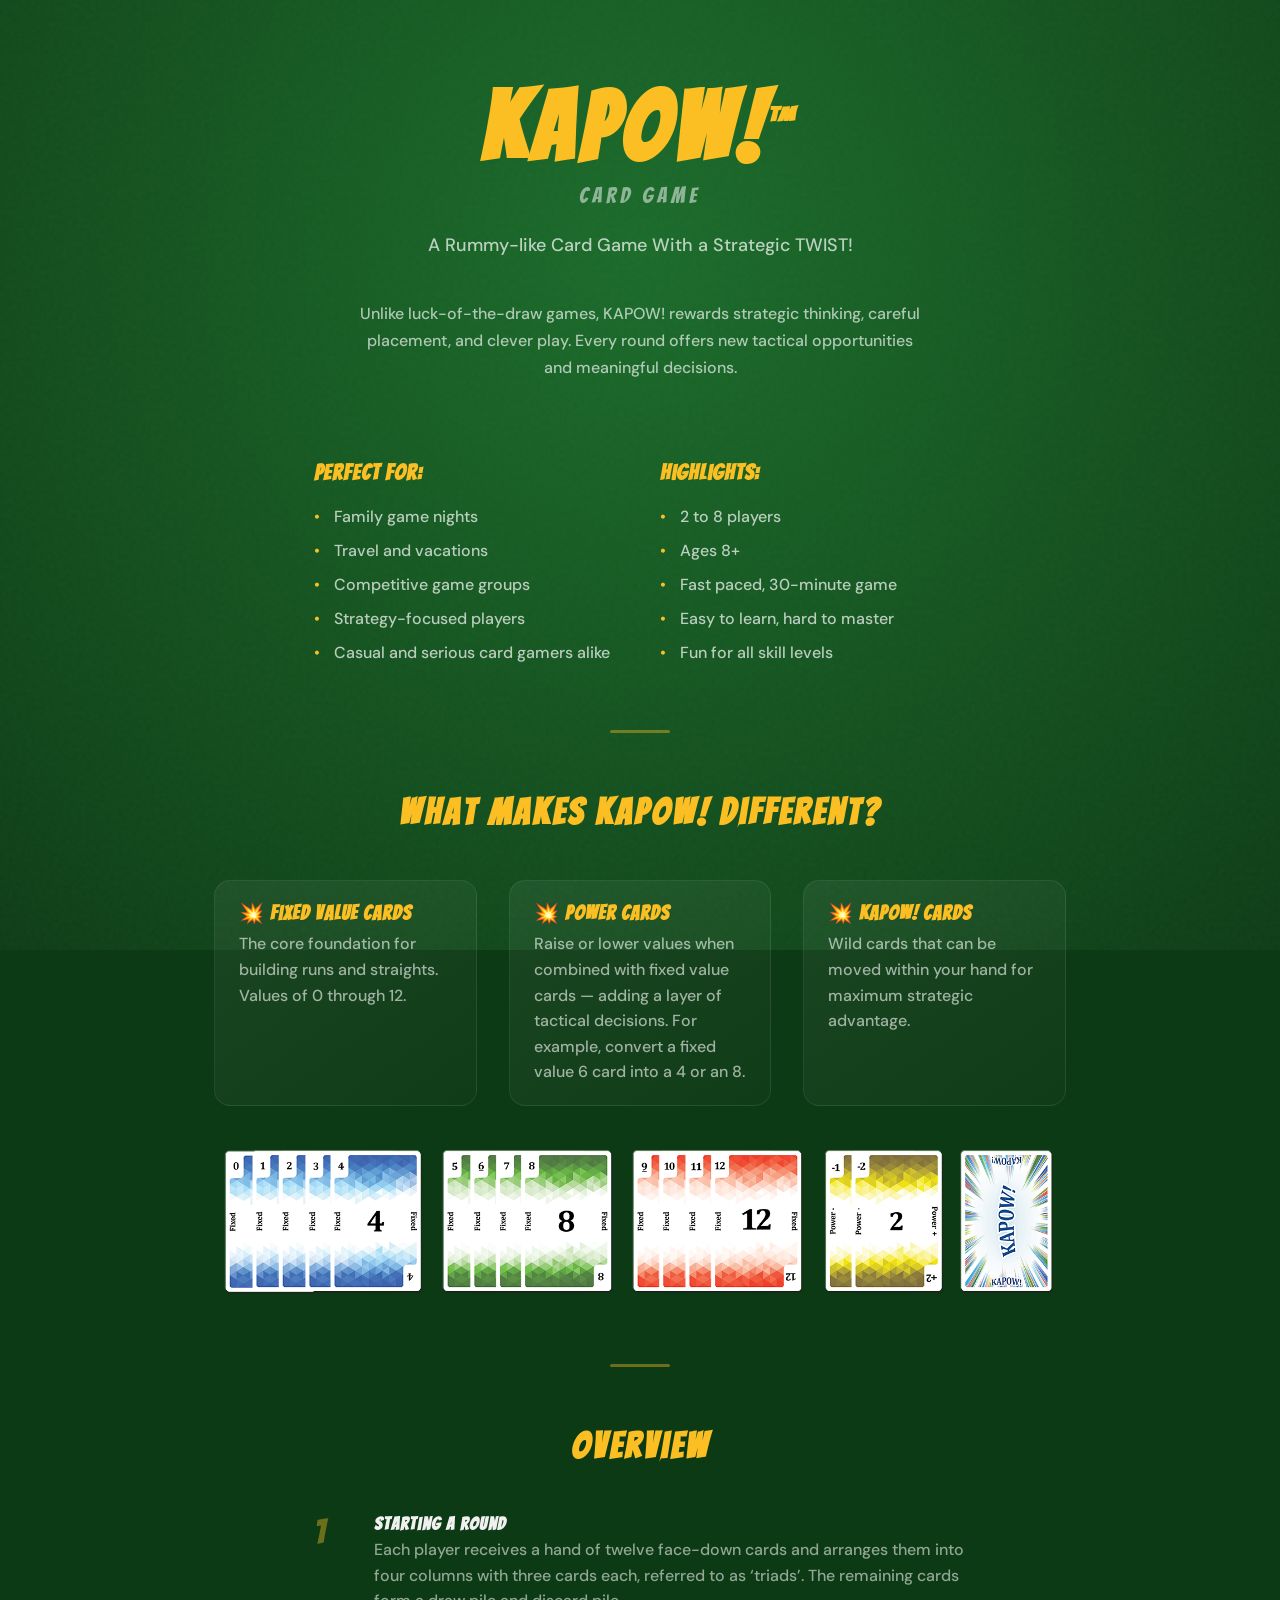
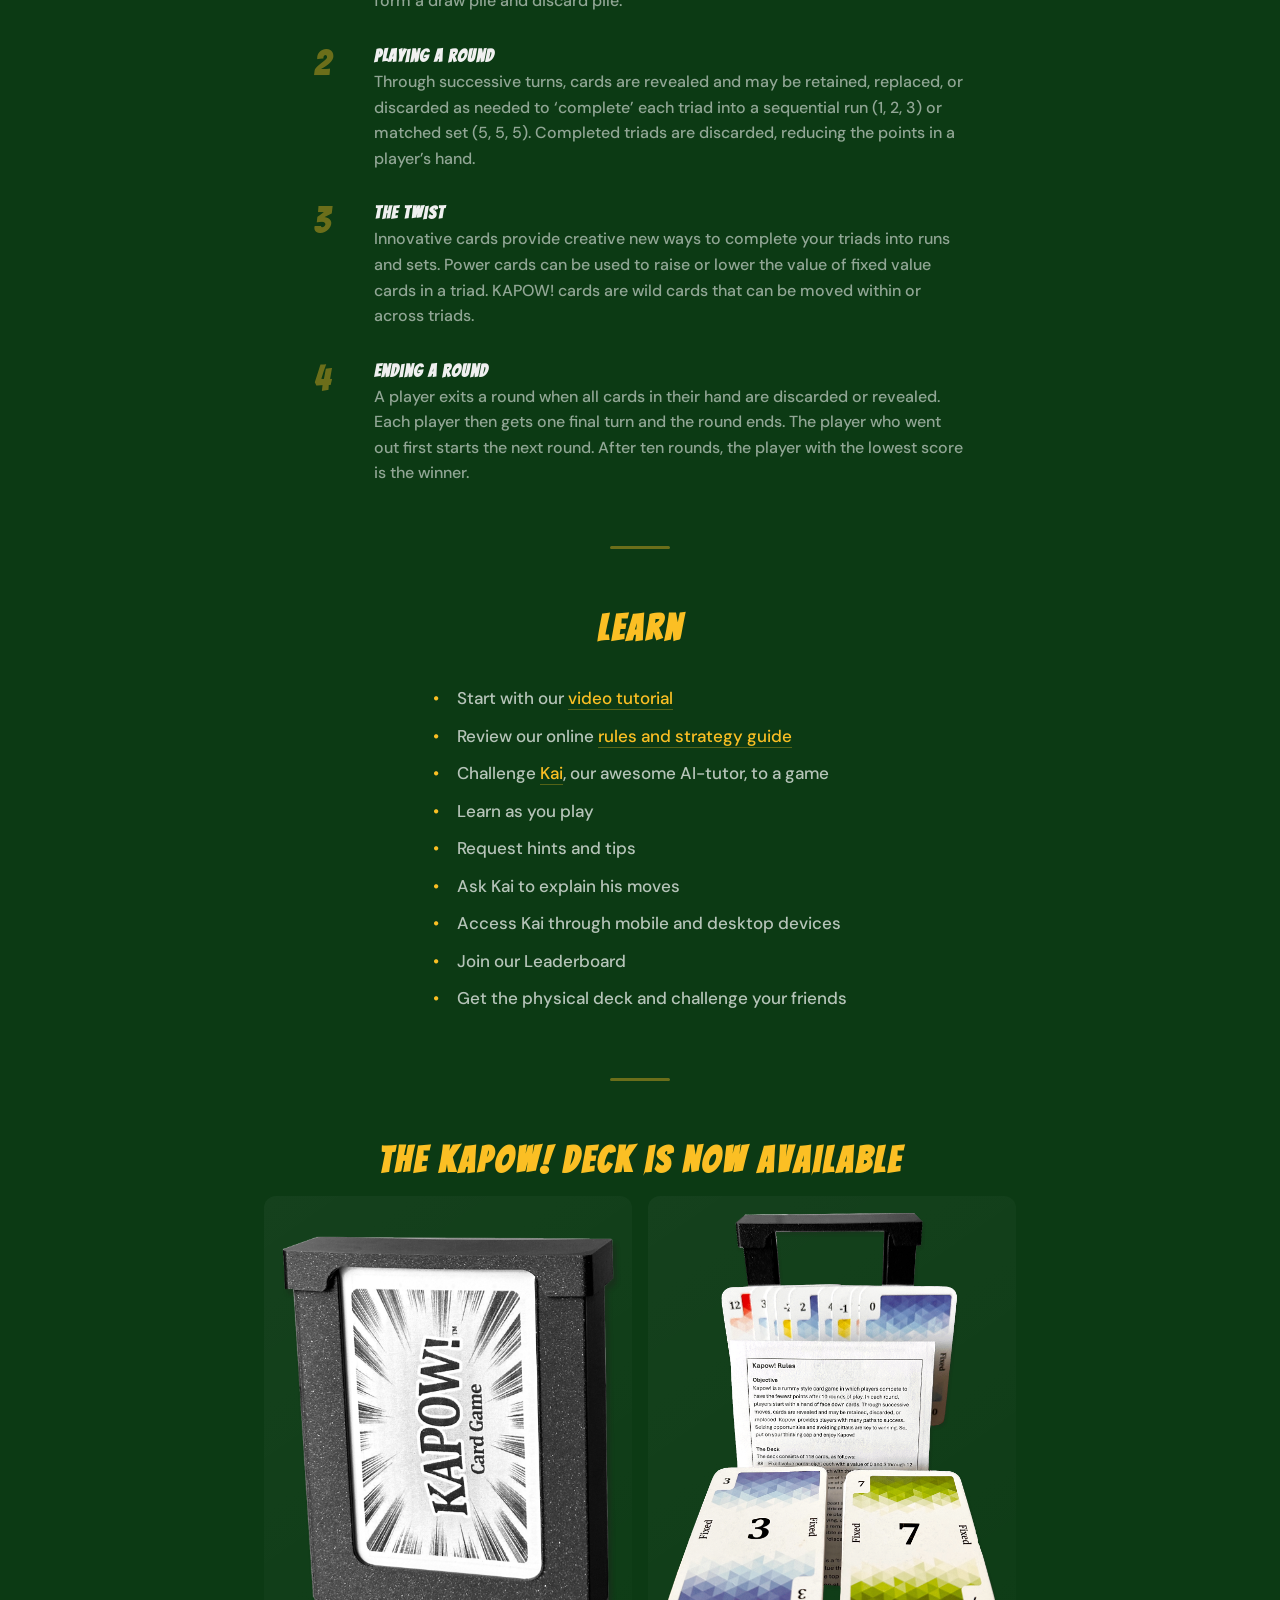
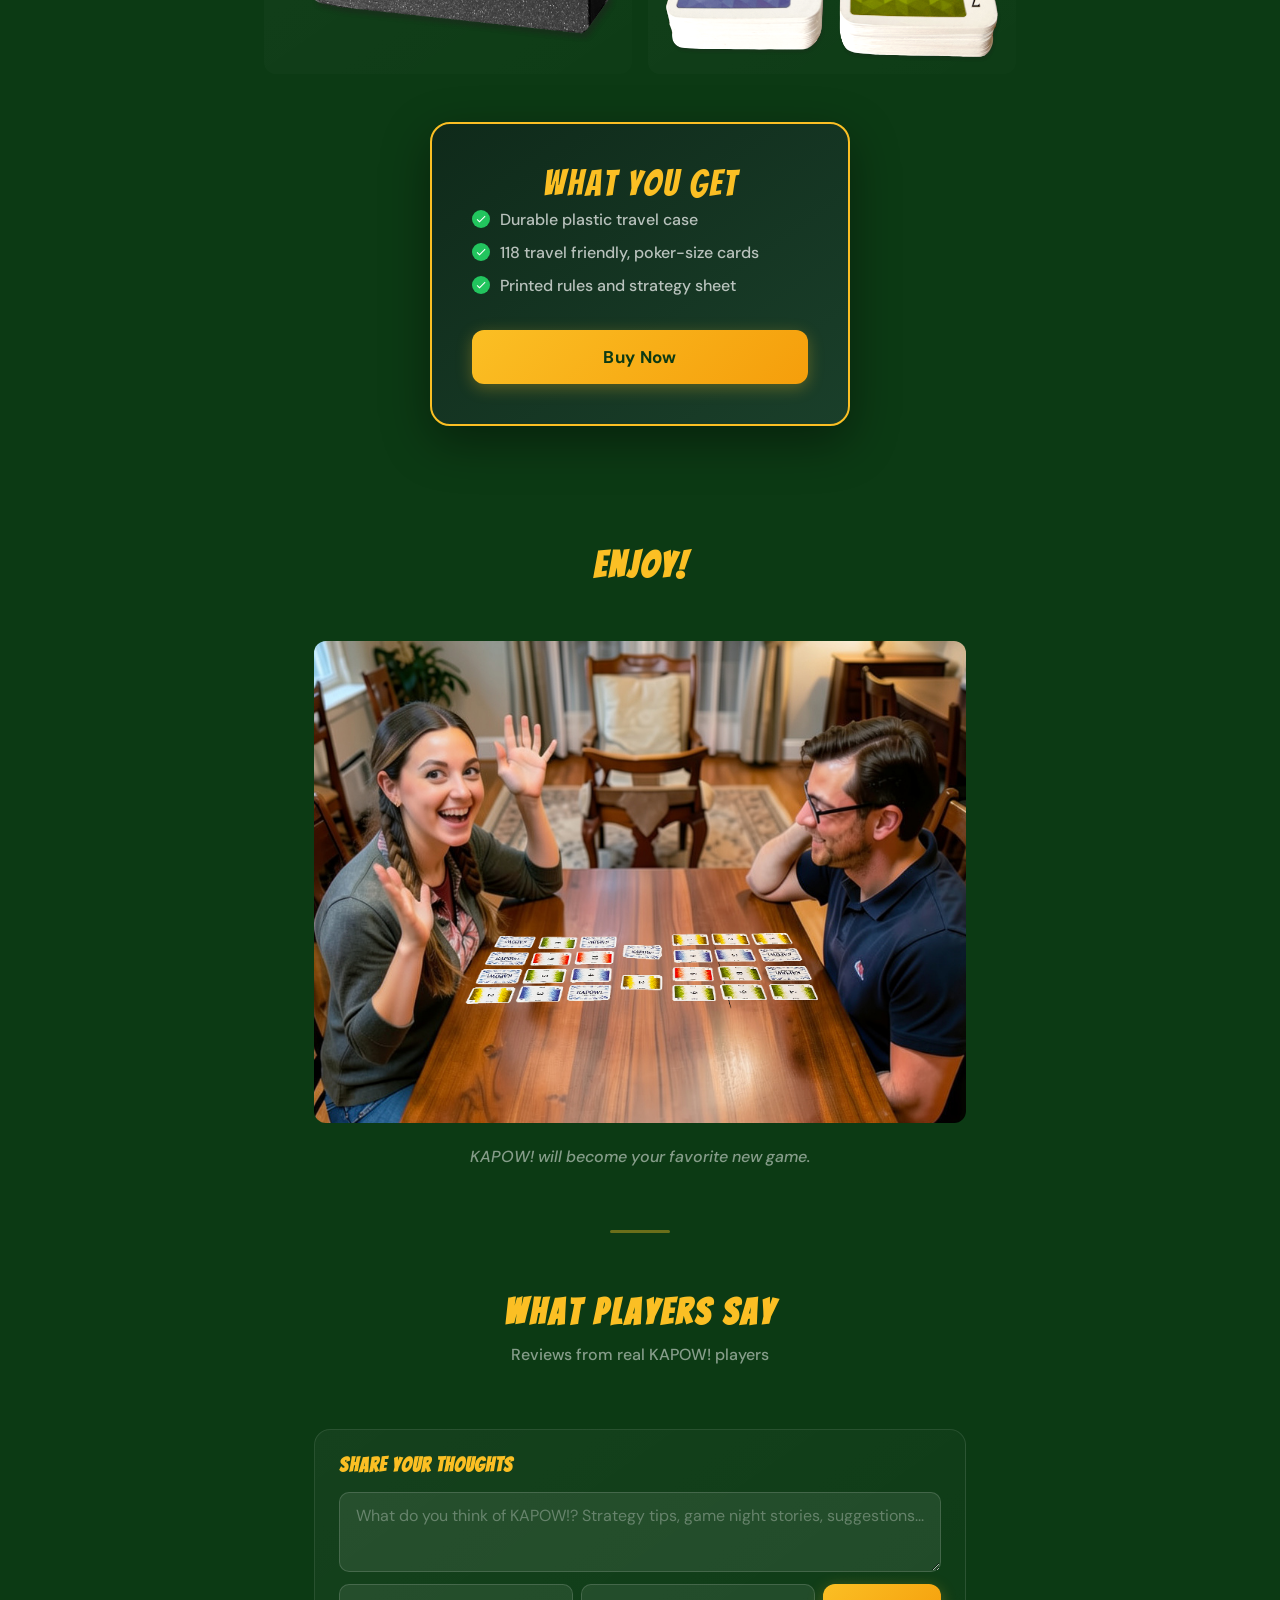
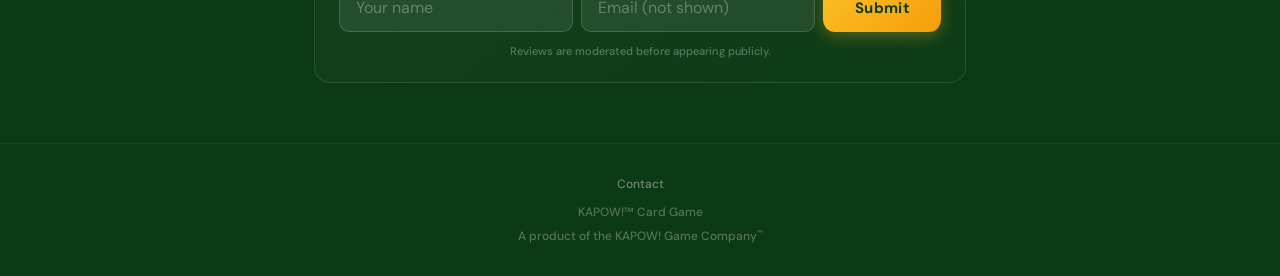
<file: buy/index.html>
<!DOCTYPE html>
<html lang="en">
<head>
  <meta charset="UTF-8">
  <meta name="viewport" content="width=device-width, initial-scale=1.0">
  <title>KAPOW! — Get the Card Game</title>

  <!-- Open Graph -->
  <meta property="og:title" content="KAPOW! Card Game — Get the Real Deck">
  <meta property="og:description" content="The original card game of triads, strategy, and chaos. Physical decks now available.">
  <meta property="og:type" content="website">

  <!-- Fonts (matching game) -->
  <link rel="preconnect" href="https://fonts.googleapis.com">
  <link rel="preconnect" href="https://fonts.gstatic.com" crossorigin>
  <link href="https://fonts.googleapis.com/css2?family=Bangers&family=DM+Sans:wght@400;500;600;700&display=swap" rel="stylesheet">
  <link rel="icon" href="../icons/icon.svg" type="image/svg+xml">

  <style>
    /* ---- Design Tokens (from game) ---- */
    :root {
      --color-fixed: #1a5490;
      --color-power: #d4920a;
      --color-kapow: #d63031;
      --color-card-back: #1a4f8a;

      --color-bg: #1a6b2a;
      --color-bg-dark: #0c3a14;
      --color-bg-felt: #17572a;
      --color-text: #f0f0f0;
      --color-accent: #fbbf24;
      --color-accent-glow: rgba(251, 191, 36, 0.5);
      --color-danger: #ef4444;
      --color-success: #22c55e;

      --font-display: 'Bangers', Impact, 'Arial Black', sans-serif;
      --font-body: 'DM Sans', -apple-system, BlinkMacSystemFont, sans-serif;
    }

    /* ---- Reset ---- */
    *, *::before, *::after {
      margin: 0;
      padding: 0;
      box-sizing: border-box;
    }

    /* ---- Body ---- */
    body {
      font-family: var(--font-body);
      font-weight: 500;
      background-color: var(--color-bg-dark);
      color: var(--color-text);
      -webkit-font-smoothing: antialiased;
      -moz-osx-font-smoothing: grayscale;
      overflow-x: hidden;
      min-height: 100vh;
    }

    /* Felt texture background */
    body::before {
      content: '';
      position: fixed;
      inset: -50px;
      background:
        url("data:image/svg+xml,%3Csvg viewBox='0 0 256 256' xmlns='http://www.w3.org/2000/svg'%3E%3Cfilter id='noise'%3E%3CfeTurbulence type='fractalNoise' baseFrequency='0.85' numOctaves='4' stitchTiles='stitch'/%3E%3C/filter%3E%3Crect width='100%25' height='100%25' filter='url(%23noise)' opacity='0.04'/%3E%3C/svg%3E"),
        radial-gradient(ellipse at 50% 30%, var(--color-bg) 0%, var(--color-bg-dark) 100%);
      z-index: -1;
      pointer-events: none;
    }

    /* ---- Hero ---- */
    .hero {
      text-align: center;
      padding: 80px 24px 40px;
      position: relative;
    }

    .hero-badge {
      display: inline-block;
      background: rgba(251, 191, 36, 0.15);
      border: 1px solid rgba(251, 191, 36, 0.3);
      color: var(--color-accent);
      font-size: 12px;
      font-weight: 700;
      letter-spacing: 2px;
      text-transform: uppercase;
      padding: 6px 16px;
      border-radius: 100px;
      margin-bottom: 24px;
      animation: fadeSlideIn 0.6s ease-out;
    }

    .hero h1 {
      font-family: var(--font-display);
      font-size: clamp(56px, 12vw, 96px);
      color: var(--color-accent);
      letter-spacing: 6px;
      line-height: 1;
      margin-bottom: 8px;
      text-shadow: none;
      animation: fadeSlideIn 0.6s ease-out 0.1s both;
    }

    .hero-subtitle {
      font-family: var(--font-display);
      font-size: clamp(16px, 3vw, 22px);
      color: rgba(255, 255, 255, 0.5);
      letter-spacing: 4px;
      text-transform: uppercase;
      margin-bottom: 24px;
      animation: fadeSlideIn 0.6s ease-out 0.15s both;
    }

    .hero-tagline {
      font-size: 18px;
      color: rgba(255, 255, 255, 0.7);
      max-width: 520px;
      margin: 0 auto 40px;
      line-height: 1.6;
      animation: fadeSlideIn 0.6s ease-out 0.2s both;
    }

    .hero-actions {
      display: flex;
      gap: 16px;
      justify-content: center;
      flex-wrap: wrap;
      animation: fadeSlideIn 0.6s ease-out 0.3s both;
    }

    /* ---- Buttons ---- */
    .btn {
      display: inline-flex;
      align-items: center;
      gap: 8px;
      padding: 14px 32px;
      font-family: var(--font-body);
      font-size: 15px;
      font-weight: 700;
      border: none;
      border-radius: 12px;
      cursor: pointer;
      transition: all 0.2s ease;
      text-decoration: none;
      letter-spacing: 0.3px;
    }

    .btn-primary {
      background: linear-gradient(135deg, var(--color-accent), #f59e0b);
      color: #0c3a14;
      box-shadow: 0 4px 16px rgba(251, 191, 36, 0.3);
    }

    .btn-primary:hover {
      transform: translateY(-2px);
      box-shadow: 0 8px 24px rgba(251, 191, 36, 0.4);
    }

    .btn-secondary {
      background: rgba(255, 255, 255, 0.1);
      color: var(--color-text);
      border: 1px solid rgba(255, 255, 255, 0.2);
    }

    .btn-secondary:hover {
      background: rgba(255, 255, 255, 0.15);
      border-color: rgba(255, 255, 255, 0.3);
      transform: translateY(-1px);
    }

    /* ---- Card Display ---- */
    .card-showcase {
      display: flex;
      justify-content: center;
      gap: 20px;
      padding: 40px 24px 60px;
      perspective: 800px;
      animation: fadeSlideIn 0.8s ease-out 0.4s both;
    }

    .showcase-card {
      width: 120px;
      height: 168px;
      border-radius: 12px;
      display: flex;
      flex-direction: column;
      align-items: center;
      justify-content: center;
      font-family: var(--font-display);
      box-shadow: 0 8px 32px rgba(0, 0, 0, 0.4);
      transition: transform 0.3s ease;
      position: relative;
      overflow: hidden;
    }

    .showcase-card:hover {
      transform: translateY(-8px) rotateY(5deg);
    }

    .showcase-card:nth-child(1) { animation-delay: 0.5s; }
    .showcase-card:nth-child(2) { animation-delay: 0.6s; }
    .showcase-card:nth-child(3) { animation-delay: 0.7s; }

    .showcase-card::before {
      content: '';
      position: absolute;
      inset: 0;
      border-radius: 12px;
      border: 2px solid rgba(255, 255, 255, 0.15);
      pointer-events: none;
    }

    .card-fixed {
      background: linear-gradient(145deg, #1a5490, #0e3a6a);
    }

    .card-power {
      background: linear-gradient(145deg, #d4920a, #9a6d08);
    }

    .card-kapow {
      background: linear-gradient(145deg, #d63031, #a02020);
    }

    .card-value {
      font-size: 42px;
      color: white;
      text-shadow: 0 2px 4px rgba(0, 0, 0, 0.3);
    }

    .card-label {
      font-size: 11px;
      color: rgba(255, 255, 255, 0.6);
      letter-spacing: 2px;
      text-transform: uppercase;
      margin-top: 4px;
    }

    .card-kapow .card-value {
      font-size: 22px;
      color: var(--color-accent);
      letter-spacing: 2px;
    }

    /* ---- Section Divider ---- */
    .divider {
      width: 60px;
      height: 3px;
      background: var(--color-accent);
      margin: 0 auto;
      border-radius: 2px;
      opacity: 0.4;
    }

    /* ---- Features ---- */
    .features {
      max-width: 900px;
      margin: 0 auto;
      padding: 60px 24px;
    }

    .features h2 {
      font-family: var(--font-display);
      font-size: 36px;
      color: var(--color-accent);
      text-align: center;
      letter-spacing: 3px;
      margin-bottom: 48px;
    }

    .features-grid {
      display: grid;
      grid-template-columns: repeat(auto-fit, minmax(240px, 1fr));
      gap: 32px;
    }

    .feature-card {
      background: linear-gradient(145deg, rgba(255, 255, 255, 0.06), rgba(255, 255, 255, 0.02));
      border: 1px solid rgba(255, 255, 255, 0.08);
      border-radius: 16px;
      padding: 28px;
      transition: all 0.3s ease;
    }

    .feature-card:hover {
      background: linear-gradient(145deg, rgba(255, 255, 255, 0.09), rgba(255, 255, 255, 0.04));
      border-color: rgba(251, 191, 36, 0.2);
      transform: translateY(-4px);
    }

    .feature-icon {
      font-size: 32px;
      margin-bottom: 16px;
      display: block;
    }

    .feature-card h3 {
      font-family: var(--font-display);
      font-size: 20px;
      color: var(--color-accent);
      letter-spacing: 1px;
      margin-bottom: 8px;
    }

    .feature-card p {
      font-size: 16px;
      color: rgba(255, 255, 255, 0.6);
      line-height: 1.6;
    }

    /* ---- Product Section ---- */
    .product {
      max-width: 800px;
      margin: 0 auto;
      padding: 60px 24px;
      text-align: center;
    }

    .product h2 {
      font-family: var(--font-display);
      font-size: 36px;
      color: var(--color-accent);
      letter-spacing: 3px;
      margin-bottom: 16px;
    }

    .product-description {
      font-size: 16px;
      color: rgba(255, 255, 255, 0.65);
      line-height: 1.7;
      max-width: 560px;
      margin: 0 auto 40px;
    }

    /* Photo placeholder grid */
    .photo-grid {
      display: grid;
      grid-template-columns: repeat(2, 1fr);
      gap: 16px;
      margin-bottom: 48px;
    }

    .photo-slot {
      background: linear-gradient(145deg, rgba(255, 255, 255, 0.04), rgba(255, 255, 255, 0.01));
      border-radius: 12px;
      display: flex;
      flex-direction: column;
      align-items: center;
      justify-content: center;
      color: rgba(255, 255, 255, 0.2);
      font-size: 13px;
      gap: 8px;
    }

    .photo-slot.has-image {
      border: none;
      overflow: hidden;
    }

    .photo-slot.has-image img {
      width: 100%;
      height: auto;
      object-fit: contain;
    }

    .photo-slot svg {
      width: 32px;
      height: 32px;
      opacity: 0.3;
    }

    /* Price block */
    .price-block {
      background: linear-gradient(145deg, #0f2a1a, #1a3f2a);
      border: 2px solid var(--color-accent);
      border-radius: 20px;
      padding: 40px;
      max-width: 420px;
      margin: 0 auto;
      box-shadow: 0 16px 48px rgba(0, 0, 0, 0.4);
    }

    .price-amount {
      font-family: var(--font-display);
      font-size: 36px;
      color: var(--color-accent);
      letter-spacing: 2px;
    }

    .price-shipping {
      font-size: 16px;
      color: rgba(255, 255, 255, 0.5);
      margin-top: 4px;
      margin-bottom: 24px;
    }

    .price-includes {
      text-align: left;
      margin-bottom: 28px;
    }

    .price-includes li {
      font-size: 16px;
      color: rgba(255, 255, 255, 0.7);
      padding: 6px 0;
      list-style: none;
      display: flex;
      align-items: center;
      gap: 10px;
    }

    .price-includes li::before {
      content: '';
      display: inline-block;
      width: 18px;
      height: 18px;
      background: var(--color-success);
      border-radius: 50%;
      flex-shrink: 0;
      background-image: url("data:image/svg+xml,%3Csvg xmlns='http://www.w3.org/2000/svg' viewBox='0 0 24 24' fill='white'%3E%3Cpath d='M9 16.17L4.83 12l-1.42 1.41L9 19 21 7l-1.41-1.41z'/%3E%3C/svg%3E");
      background-size: 12px;
      background-repeat: no-repeat;
      background-position: center;
    }

    .btn-buy {
      width: 100%;
      justify-content: center;
      font-size: 17px;
      padding: 16px 32px;
    }

    /* ---- How to Play ---- */
    .how-to-play {
      max-width: 700px;
      margin: 0 auto;
      padding: 60px 24px;
      text-align: center;
    }

    .how-to-play h2 {
      font-family: var(--font-display);
      font-size: 36px;
      color: var(--color-accent);
      letter-spacing: 3px;
      margin-bottom: 48px;
    }

    .steps {
      display: flex;
      flex-direction: column;
      gap: 32px;
      text-align: left;
    }

    .step {
      display: flex;
      gap: 20px;
      align-items: flex-start;
    }

    .step-number {
      font-family: var(--font-display);
      font-size: 36px;
      color: var(--color-accent);
      opacity: 0.4;
      line-height: 1;
      flex-shrink: 0;
      width: 40px;
    }

    .step h3 {
      font-family: var(--font-display);
      font-size: 18px;
      color: var(--color-text);
      letter-spacing: 1px;
      margin-bottom: 4px;
    }

    .step p {
      font-size: 16px;
      color: rgba(255, 255, 255, 0.55);
      line-height: 1.6;
    }

    /* ---- Reviews / Community ---- */
    .reviews {
      max-width: 700px;
      margin: 0 auto;
      padding: 60px 24px;
    }

    .reviews h2 {
      font-family: var(--font-display);
      font-size: 36px;
      color: var(--color-accent);
      text-align: center;
      letter-spacing: 3px;
      margin-bottom: 12px;
    }

    .reviews-subtitle {
      text-align: center;
      font-size: 16px;
      color: rgba(255, 255, 255, 0.5);
      margin-bottom: 32px;
    }

    .reviews-list {
      display: flex;
      flex-direction: column;
      gap: 16px;
      margin-bottom: 32px;
    }

    .review-card {
      background: linear-gradient(145deg, rgba(255, 255, 255, 0.06), rgba(255, 255, 255, 0.02));
      border: 1px solid rgba(255, 255, 255, 0.08);
      border-radius: 14px;
      padding: 20px 24px;
    }

    .review-card .review-text {
      font-size: 17px;
      color: rgba(255, 255, 255, 0.75);
      line-height: 1.6;
      margin-bottom: 8px;
      font-style: italic;
    }

    .review-card .review-author {
      font-size: 13px;
      color: var(--color-accent);
      font-weight: 600;
    }

    .review-empty {
      text-align: center;
      padding: 24px;
      font-size: 16px;
      color: rgba(255, 255, 255, 0.35);
    }

    .review-form {
      background: linear-gradient(145deg, rgba(255, 255, 255, 0.04), rgba(255, 255, 255, 0.01));
      border: 1px solid rgba(255, 255, 255, 0.1);
      border-radius: 16px;
      padding: 24px;
    }

    .review-form h3 {
      font-family: var(--font-display);
      font-size: 20px;
      color: var(--color-accent);
      letter-spacing: 1px;
      margin-bottom: 16px;
    }

    .review-form textarea {
      display: block;
      width: 100%;
      padding: 12px 16px;
      font-family: var(--font-body);
      font-size: 16px;
      background: rgba(255, 255, 255, 0.08);
      border: 1px solid rgba(255, 255, 255, 0.15);
      border-radius: 10px;
      color: white;
      outline: none;
      resize: vertical;
      min-height: 80px;
      margin-bottom: 12px;
      transition: all 0.2s ease;
    }

    .review-form textarea::placeholder {
      color: rgba(255, 255, 255, 0.3);
    }

    .review-form textarea:focus {
      border-color: var(--color-accent);
      background: rgba(255, 255, 255, 0.12);
      box-shadow: 0 0 0 3px var(--color-accent-glow);
    }

    .review-form-row {
      display: flex;
      gap: 8px;
      flex-wrap: wrap;
    }

    .review-form-row input {
      flex: 1;
      padding: 12px 16px;
      font-family: var(--font-body);
      font-size: 16px;
      background: rgba(255, 255, 255, 0.08);
      border: 1px solid rgba(255, 255, 255, 0.15);
      border-radius: 10px;
      color: white;
      outline: none;
      transition: all 0.2s ease;
    }

    .review-form-row input::placeholder {
      color: rgba(255, 255, 255, 0.3);
    }

    .review-form-row input:focus {
      border-color: var(--color-accent);
      background: rgba(255, 255, 255, 0.12);
      box-shadow: 0 0 0 3px var(--color-accent-glow);
    }

    .review-thanks {
      display: none;
      text-align: center;
      padding: 16px;
      color: var(--color-success);
      font-weight: 600;
    }

    .review-note {
      font-size: 11px;
      color: rgba(255, 255, 255, 0.3);
      text-align: center;
      margin-top: 12px;
    }

    /* ---- Email Capture (pre-Stripe fallback) ---- */
    .email-capture {
      max-width: 500px;
      margin: 0 auto;
      padding: 40px 24px 80px;
      text-align: center;
    }

    .email-capture p {
      font-size: 16px;
      color: rgba(255, 255, 255, 0.5);
      margin-bottom: 16px;
    }

    .email-form {
      display: flex;
      gap: 8px;
    }

    .email-form input {
      flex: 1;
      padding: 12px 16px;
      font-family: var(--font-body);
      font-size: 15px;
      background: rgba(255, 255, 255, 0.08);
      border: 1px solid rgba(255, 255, 255, 0.15);
      border-radius: 10px;
      color: white;
      outline: none;
      transition: all 0.2s ease;
    }

    .email-form input::placeholder {
      color: rgba(255, 255, 255, 0.3);
    }

    .email-form input:focus {
      border-color: var(--color-accent);
      background: rgba(255, 255, 255, 0.12);
      box-shadow: 0 0 0 3px var(--color-accent-glow);
    }

    .email-thanks {
      display: none;
      color: var(--color-success);
      font-weight: 600;
      margin-top: 12px;
    }

    /* ---- Footer ---- */
    .page-footer {
      text-align: center;
      padding: 32px 24px;
      border-top: 1px solid rgba(255, 255, 255, 0.06);
      font-size: 12px;
      color: rgba(255, 255, 255, 0.3);
    }

    .page-footer a {
      color: rgba(255, 255, 255, 0.4);
      text-decoration: none;
      transition: color 0.2s;
    }

    .page-footer a:hover {
      color: var(--color-accent);
    }

    .footer-links {
      display: flex;
      gap: 24px;
      justify-content: center;
      margin-bottom: 12px;
    }

    /* ---- Info Columns (Perfect for / Highlights) ---- */
    .info-columns {
      max-width: 700px;
      margin: 0 auto;
      padding: 40px 24px 60px;
      display: grid;
      grid-template-columns: 1fr 1fr;
      gap: 40px;
    }

    .info-col h3 {
      font-family: var(--font-display);
      font-size: 22px;
      color: var(--color-accent);
      letter-spacing: 1px;
      margin-bottom: 16px;
    }

    .info-col ul {
      list-style: none;
    }

    .info-col li {
      font-size: 16px;
      color: rgba(255, 255, 255, 0.7);
      padding: 5px 0;
      padding-left: 20px;
      position: relative;
      line-height: 1.5;
    }

    .info-col li::before {
      content: '\2022';
      color: var(--color-accent);
      position: absolute;
      left: 0;
    }

    /* ---- Card Types (What Makes KAPOW! Different) ---- */
    .card-types {
      max-width: 900px;
      margin: 0 auto;
      padding: 60px 24px;
      text-align: center;
    }

    .card-types h2 {
      font-family: var(--font-display);
      font-size: 36px;
      color: var(--color-accent);
      letter-spacing: 3px;
      margin-bottom: 48px;
    }

    .card-types-grid {
      display: grid;
      grid-template-columns: repeat(auto-fit, minmax(240px, 1fr));
      gap: 32px;
    }

    .card-type-card {
      background: linear-gradient(145deg, rgba(255, 255, 255, 0.06), rgba(255, 255, 255, 0.02));
      border: 1px solid rgba(255, 255, 255, 0.08);
      border-radius: 16px;
      padding: 20px 24px;
      text-align: left;
    }

    .card-type-card h3 {
      font-family: var(--font-display);
      font-size: 20px;
      color: var(--color-accent);
      letter-spacing: 1px;
      margin-bottom: 6px;
    }

    .card-type-card p {
      font-size: 16px;
      color: rgba(255, 255, 255, 0.6);
      line-height: 1.6;
    }

    /* ---- Learn Section ---- */
    .learn {
      max-width: 700px;
      margin: 0 auto;
      padding: 60px 24px;
      text-align: center;
    }

    .learn h2 {
      font-family: var(--font-display);
      font-size: 36px;
      color: var(--color-accent);
      letter-spacing: 3px;
      margin-bottom: 32px;
    }

    .learn ul {
      list-style: none;
      display: inline-block;
      text-align: left;
    }

    .learn li {
      font-size: 17px;
      color: rgba(255, 255, 255, 0.7);
      padding: 6px 0;
      padding-left: 24px;
      position: relative;
      line-height: 1.5;
    }

    .learn a {
      color: var(--color-accent);
      text-decoration: none;
      border-bottom: 1px solid rgba(251, 191, 36, 0.3);
      transition: border-color 0.2s;
    }

    .learn a:hover {
      border-color: var(--color-accent);
    }

    .learn li::before {
      content: '\2022';
      color: var(--color-accent);
      position: absolute;
      left: 0;
    }

    /* ---- Enjoy Section ---- */
    .enjoy {
      max-width: 700px;
      margin: 0 auto;
      padding: 60px 24px;
      text-align: center;
    }

    .enjoy h2 {
      font-family: var(--font-display);
      font-size: 36px;
      color: var(--color-accent);
      letter-spacing: 3px;
      margin-bottom: 16px;
    }

    .enjoy p {
      font-size: 18px;
      color: rgba(255, 255, 255, 0.7);
      line-height: 1.6;
    }

    /* ---- Animations ---- */
    @keyframes fadeSlideIn {
      from {
        opacity: 0;
        transform: translateY(20px);
      }
      to {
        opacity: 1;
        transform: translateY(0);
      }
    }

    /* ---- Responsive ---- */
    @media (max-width: 600px) {
      .hero {
        padding: 60px 20px 40px;
      }

      .card-showcase {
        gap: 12px;
      }

      .showcase-card {
        width: 90px;
        height: 126px;
      }

      .card-value {
        font-size: 32px;
      }

      .card-kapow .card-value {
        font-size: 18px;
      }

      .card-label {
        font-size: 9px;
      }

      .photo-grid {
        grid-template-columns: 1fr;
        gap: 12px;
      }

      .email-form {
        flex-direction: column;
      }

      .info-columns {
        grid-template-columns: 1fr;
        gap: 24px;
      }

      .card-types-grid {
        grid-template-columns: 1fr;
        gap: 20px;
      }

      .features-grid {
        grid-template-columns: 1fr;
        gap: 20px;
      }

      .hero-actions {
        flex-direction: column;
        align-items: center;
      }

      .btn {
        width: 100%;
        justify-content: center;
      }

      .review-form-row {
        flex-direction: column;
      }

      .review-form-row input,
      .review-form-row button {
        width: 100%;
      }
    }
  </style>
</head>
<body>

  <!-- Hero -->
  <section class="hero">
    <h1>KAPOW!<sup style="font-size:0.3em; vertical-align:super;">&trade;</sup></h1>
    <div class="hero-subtitle">Card Game</div>
    <p class="hero-tagline">A Rummy-like Card Game With a Strategic TWIST!</p>
    <p class="hero-description" style="font-size:16px; color:rgba(255,255,255,0.65); max-width:560px; margin:0 auto 0; line-height:1.7; animation:fadeSlideIn 0.6s ease-out 0.25s both;">Unlike luck-of-the-draw games, KAPOW! rewards strategic thinking, careful placement, and clever play. Every round offers new tactical opportunities and meaningful decisions.</p>
  </section>

  <!-- Perfect For & Highlights -->
  <section class="info-columns">
    <div class="info-col">
      <h3>Perfect for:</h3>
      <ul>
        <li>Family game nights</li>
        <li>Travel and vacations</li>
        <li>Competitive game groups</li>
        <li>Strategy-focused players</li>
        <li>Casual and serious card gamers alike</li>
      </ul>
    </div>
    <div class="info-col">
      <h3>Highlights:</h3>
      <ul>
        <li>2 to 8 players</li>
        <li>Ages 8+</li>
        <li>Fast paced, 30-minute game</li>
        <li>Easy to learn, hard to master</li>
        <li>Fun for all skill levels</li>
      </ul>
    </div>
  </section>

  <div class="divider"></div>

  <!-- What Makes KAPOW! Different -->
  <section class="card-types">
    <h2>What Makes KAPOW! Different?</h2>
    <div class="card-types-grid">
      <div class="card-type-card">
        <h3>&#x1F4A5; Fixed Value Cards</h3>
        <p>The core foundation for building runs and straights. Values of 0 through 12.</p>
      </div>
      <div class="card-type-card">
        <h3>&#x1F4A5; Power Cards</h3>
        <p>Raise or lower values when combined with fixed value cards &mdash; adding a layer of tactical decisions. For example, convert a fixed value 6 card into a 4 or an 8.</p>
      </div>
      <div class="card-type-card">
        <h3>&#x1F4A5; KAPOW! Cards</h3>
        <p>Wild cards that can be moved within your hand for maximum strategic advantage.</p>
      </div>
    </div>
    <img src="images/Full Deck - Flat.png" alt="KAPOW! full card deck layout" style="width:100%; max-width:900px; margin-top:40px; border-radius:12px;">
  </section>

  <div class="divider"></div>

  <!-- Overview -->
  <section class="how-to-play">
    <h2>Overview</h2>
    <div class="steps">
      <div class="step">
        <span class="step-number">1</span>
        <div>
          <h3>Starting a Round</h3>
          <p>Each player receives a hand of twelve face-down cards and arranges them into four columns with three cards each, referred to as &lsquo;triads&rsquo;. The remaining cards form a draw pile and discard pile.</p>
        </div>
      </div>
      <div class="step">
        <span class="step-number">2</span>
        <div>
          <h3>Playing a Round</h3>
          <p>Through successive turns, cards are revealed and may be retained, replaced, or discarded as needed to &lsquo;complete&rsquo; each triad into a sequential run (1, 2, 3) or matched set (5, 5, 5). Completed triads are discarded, reducing the points in a player&rsquo;s hand.</p>
        </div>
      </div>
      <div class="step">
        <span class="step-number">3</span>
        <div>
          <h3>The Twist</h3>
          <p>Innovative cards provide creative new ways to complete your triads into runs and sets. Power cards can be used to raise or lower the value of fixed value cards in a triad. KAPOW! cards are wild cards that can be moved within or across triads.</p>
        </div>
      </div>
      <div class="step">
        <span class="step-number">4</span>
        <div>
          <h3>Ending a Round</h3>
          <p>A player exits a round when all cards in their hand are discarded or revealed. Each player then gets one final turn and the round ends. The player who went out first starts the next round. After ten rounds, the player with the lowest score is the winner.</p>
        </div>
      </div>
    </div>
  </section>

  <div class="divider"></div>

  <!-- Learn -->
  <section class="learn">
    <h2>Learn</h2>
    <ul>
      <li>Start with our <a href="https://youtu.be/xAY-B_t0T34" target="_blank" rel="noopener">video tutorial</a></li>
      <li>Review our online <a href="../Kapow Rules.pdf" target="_blank" rel="noopener">rules and strategy guide</a></li>
      <li>Challenge <a href="../" target="_blank" rel="noopener">Kai</a>, our awesome AI-tutor, to a game</li>
      <li>Learn as you play</li>
      <li>Request hints and tips</li>
      <li>Ask Kai to explain his moves</li>
      <li>Access Kai through mobile and desktop devices</li>
      <li>Join our Leaderboard</li>
      <li>Get the physical deck and challenge your friends</li>
    </ul>
  </section>

  <div class="divider"></div>

  <!-- Product / Buy -->
  <section class="product" id="buy">
    <h2>The KAPOW! Deck is Now Available</h2>
    <div class="photo-grid" id="product-photos">
      <div class="photo-slot has-image">
        <img src="images/The Case.png" alt="KAPOW! travel case">
      </div>
      <div class="photo-slot has-image">
        <img src="images/Product Set.png" alt="KAPOW! deck, rules, and case">
      </div>
    </div>

    <!-- Price + Buy -->
    <div class="price-block" id="price-block">
      <div class="price-amount" id="price-display">What You Get</div>
      <ul class="price-includes">
        <li>Durable plastic travel case</li>
        <li>118 travel friendly, poker-size cards</li>
        <li>Printed rules and strategy sheet</li>
      </ul>
      <!-- Buy button — mode switches between email capture and Stripe -->
      <a href="#" class="btn btn-primary btn-buy" id="buy-btn" onclick="handleBuy(event)">
        Buy Now
      </a>
    </div>
  </section>

  <!-- Enjoy -->
  <section class="enjoy">
    <h2>ENJOY!</h2>
    <img src="images/Table Game.jpg" alt="Two players enjoying KAPOW!" style="width:100%; max-width:700px; margin-top:40px; border-radius:12px;">
    <p style="margin-top:16px; font-size:16px; color:rgba(255,255,255,0.5); font-style:italic;">KAPOW! will become your favorite new game.</p>
  </section>

  <div class="divider"></div>

  <!-- Reviews & Feedback (moderated) -->
  <section class="reviews" id="reviews">
    <h2>What Players Say</h2>
    <p class="reviews-subtitle">Reviews from real KAPOW! players</p>

    <!-- Approved reviews load here -->
    <div class="reviews-list" id="reviews-list">
    </div>

    <!-- Submit a review -->
    <div class="review-form">
      <h3>Share Your Thoughts</h3>
      <form id="review-submit-form" onsubmit="submitReview(event)">
        <textarea id="review-text" placeholder="What do you think of KAPOW!? Strategy tips, game night stories, suggestions..." maxlength="500" required></textarea>
        <div class="review-form-row">
          <input type="text" id="review-name" placeholder="Your name" maxlength="30" required>
          <input type="email" id="review-email" placeholder="Email (not shown)" required>
          <button type="submit" class="btn btn-primary" style="flex-shrink:0;">Submit</button>
        </div>
      </form>
      <div class="review-thanks" id="review-thanks">Thanks! Your review will appear after approval.</div>
      <p class="review-note">Reviews are moderated before appearing publicly.</p>
    </div>
  </section>


  <!-- Footer -->
  <footer class="page-footer">
    <div class="footer-links" style="justify-content:center;">
      <a href="mailto:feedback@kapowcardgame.com">Contact</a>
    </div>
    <p>KAPOW!&trade; Card Game</p>
    <p style="margin-top:8px;">A product of the KAPOW! Game Company<sup style="font-size:0.6em;">&trade;</sup></p>
  </footer>

  <script>
    // ========================================
    // KAPOW! Buy Page — Purchase Mode Toggle
    // ========================================

    // Toggle this to switch between email capture and Stripe checkout.
    // 'email' = pre-launch (notify me)
    // 'stripe' = live sales (redirect to Stripe Payment Link)
    const KAPOW_BUY_MODE = 'email';

    // Set this to the Stripe Payment Link URL when ready
    const STRIPE_CHECKOUT_URL = '';

    // Set price (updated from Stripe or manually)
    const DECK_PRICE = 'What You Get';

    function handleBuy(e) {
      e.preventDefault();

      if (KAPOW_BUY_MODE === 'stripe' && STRIPE_CHECKOUT_URL) {
        // Live mode — redirect to Stripe checkout
        window.location.href = STRIPE_CHECKOUT_URL;
      } else {
        // Pre-launch mode — scroll to email capture
        document.getElementById('email-section').scrollIntoView({ behavior: 'smooth' });
        setTimeout(() => {
          document.querySelector('#email-form input[type="email"]').focus();
        }, 500);
      }
    }

    function handleEmailSubmit() {
      setTimeout(() => {
        document.getElementById('email-form').style.display = 'none';
        document.getElementById('email-thanks').style.display = 'block';
      }, 300);
    }

    // Update UI based on mode
    (function initBuyPage() {
      const buyBtn = document.getElementById('buy-btn');
      const emailSection = document.getElementById('email-section');

      if (KAPOW_BUY_MODE === 'stripe' && STRIPE_CHECKOUT_URL) {
        // Stripe mode — buy button goes to checkout, hide email section
        buyBtn.textContent = 'Buy Now';
        buyBtn.href = STRIPE_CHECKOUT_URL;
        emailSection.style.display = 'none';
      } else {
        // Email mode — buy button scrolls to email capture
        buyBtn.textContent = 'Buy Now';
        emailSection.style.display = 'block';
      }

      // Update price display
      document.getElementById('price-display').textContent = DECK_PRICE;
    })();

    // ========================================
    // Reviews — Moderated Public Feedback
    // ========================================
    // Reviews are submitted via Google Form.
    // Approved reviews are served via a Google Apps Script API.
    // To set up: create a Google Sheet with columns: timestamp, name, text, approved
    // Publish an Apps Script web app that returns rows where approved=TRUE as JSON.

    // Set this to your Apps Script URL that returns approved reviews
    const REVIEWS_API = '';

    // Set this to the Google Form action URL for review submissions
    const REVIEWS_FORM_URL = '';
    // Field IDs for the Google Form (update these after creating the form)
    const REVIEWS_FIELD_NAME = 'entry.XXXXXXX';
    const REVIEWS_FIELD_EMAIL = 'entry.XXXXXXX';
    const REVIEWS_FIELD_TEXT = 'entry.XXXXXXX';

    function loadReviews() {
      if (!REVIEWS_API) return; // Not configured yet
      fetch(REVIEWS_API)
        .then(r => r.json())
        .then(reviews => {
          if (!reviews.length) return;
          const list = document.getElementById('reviews-list');
          const empty = document.getElementById('reviews-empty');
          if (empty) empty.style.display = 'none';
          let html = '';
          reviews.forEach(r => {
            html += '<div class="review-card"><p class="review-text">"' +
              escapeHtml(r.text) + '"</p><span class="review-author">' +
              escapeHtml(r.name) + '</span></div>';
          });
          list.innerHTML = html;
        })
        .catch(() => {}); // Fail silently
    }

    function submitReview(e) {
      e.preventDefault();
      const name = document.getElementById('review-name').value.trim();
      const email = document.getElementById('review-email').value.trim();
      const text = document.getElementById('review-text').value.trim();
      if (!name || !email || !text) return;

      if (REVIEWS_FORM_URL) {
        // Submit to Google Form
        const formData = new FormData();
        formData.append(REVIEWS_FIELD_NAME, name);
        formData.append(REVIEWS_FIELD_EMAIL, email);
        formData.append(REVIEWS_FIELD_TEXT, text);
        fetch(REVIEWS_FORM_URL, { method: 'POST', body: formData, mode: 'no-cors' });
      }

      // Show thank you
      document.getElementById('review-submit-form').style.display = 'none';
      document.getElementById('review-thanks').style.display = 'block';
    }

    function escapeHtml(str) {
      const div = document.createElement('div');
      div.textContent = str;
      return div.innerHTML;
    }

    // Load approved reviews on page load
    loadReviews();
  </script>

</body>
</html>
</file>
